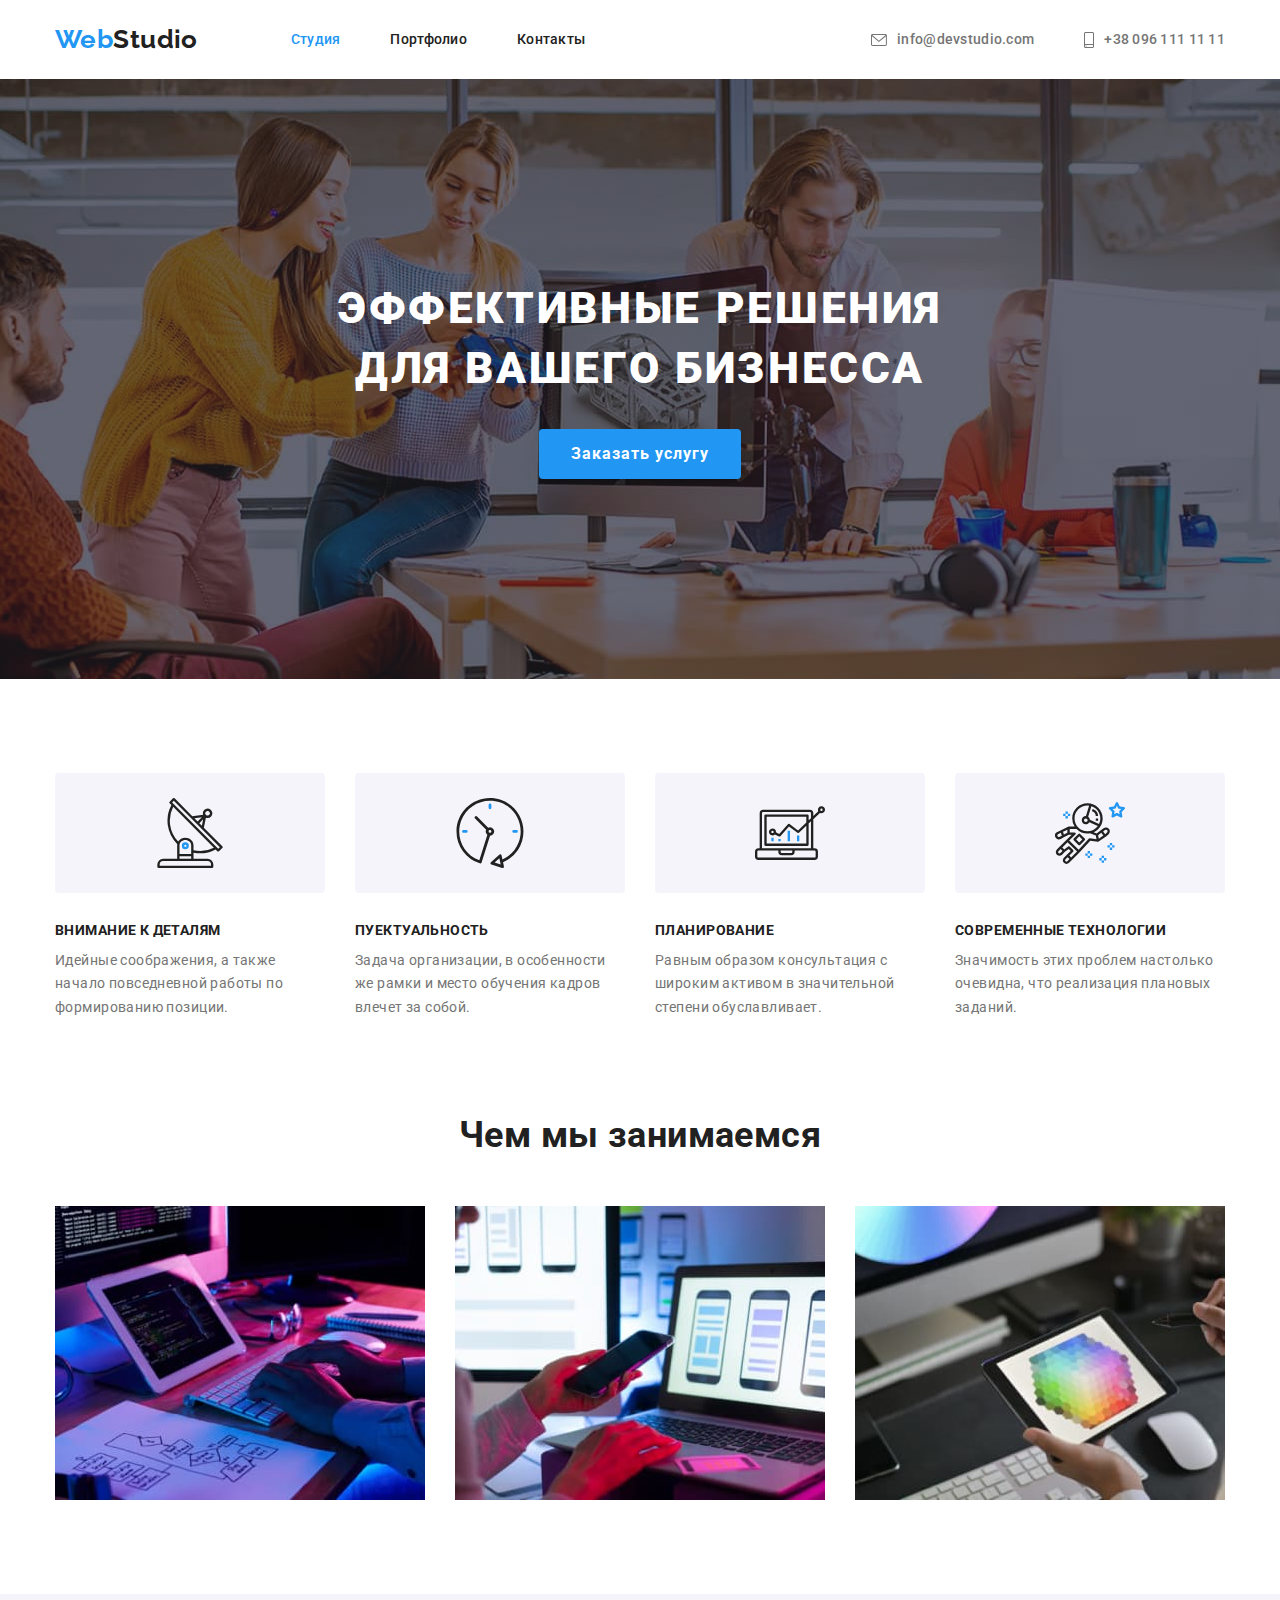
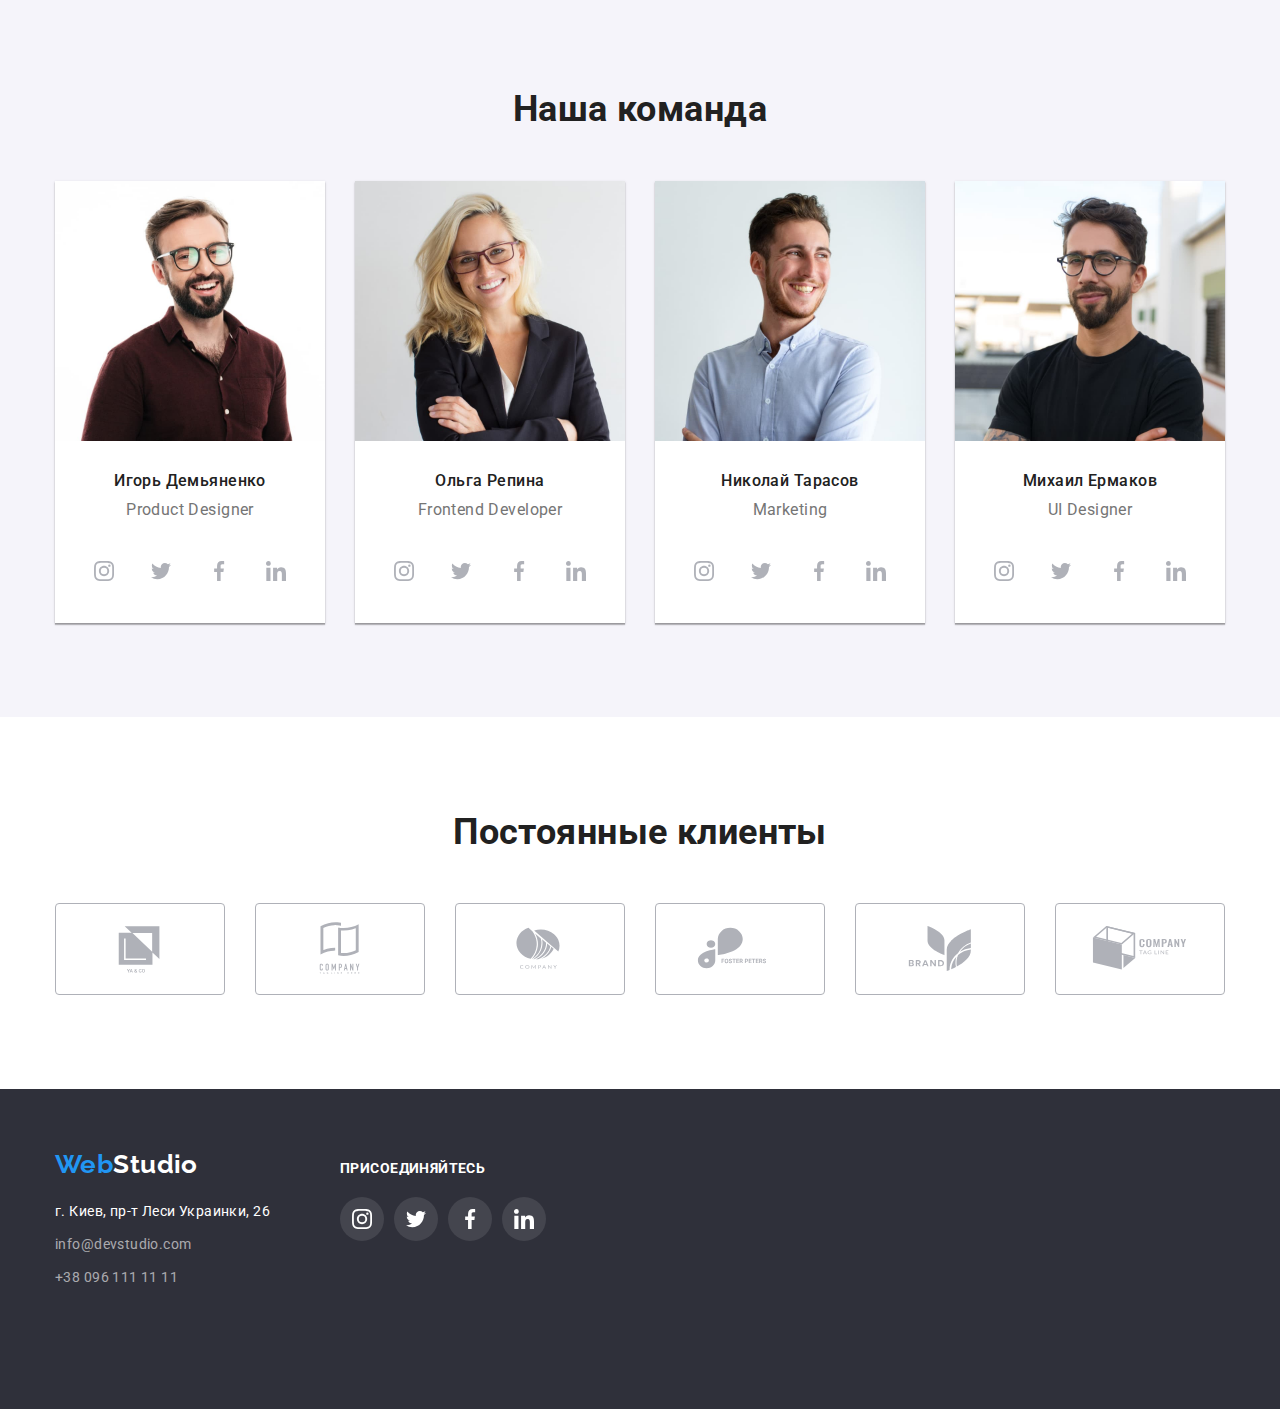
<file: index.html>
<!DOCTYPE html>
<html lang="ru">
<head>
    <meta charset="UTF-8">
    <meta http-equiv="X-UA-Compatible" content="IE=edge">
    <meta name="viewport" content="width=device-width, initial-scale=1.0">
    <title>Домашняя работа №4</title>
    <link rel="preconnect" href="https://fonts.googleapis.com">
    <link rel="preconnect" href="https://fonts.gstatic.com" crossorigin>
    <link href="https://fonts.googleapis.com/css2?family=Raleway:wght@700&family=Roboto:wght@400;500;700;900&display=swap"
        rel="stylesheet">
    <link rel="stylesheet" href="https://cdnjs.cloudflare.com/ajax/libs/modern-normalize/1.1.0/modern-normalize.min.css">
    <link rel="stylesheet" href="./css/styles.css">
  
</head>
<body>
    <!--Header-->
<header>
   <div class="container main-nav">
    <nav class="auth-nav">
        <a href="./index.html" class="logo"> <span class="title">Web</span>Studio
        </a>
        <ul class="site-nav">
            <li class="item"><a href="./index.html" class="link curent">Студия</a></li>
            <li class="item"><a href="./portfolio.html" class="link">Портфолио</a></li>
            <li class="item"><a href="" class="link">Контакты</a></li>
        </ul>
    </nav>
    <ul class="site-contacts">
        <li class="item">
            <a href="mailto:info@devstudio.com" class="link">
            <svg class="link-icon" width="16" height="12">
                <use href="./images/symbol-defs.svg#mail"></use>
            </svg>info@devstudio.com</a></li>
        <li class="item"><a href="tel:+380961111111" class="link">
            <svg class="link-icon" width="10" height="16">
            <use href="./images/symbol-defs.svg#phone"></use>
        </svg>+38 096 111 11 11</a></li>
    </ul>
   </div>  
</header>
<main> 
    <!--Hero-->
    <section class="section-hero">
        <div class="container hero">
            <h1 class="hero-title">ЭФФЕКТИВНЫЕ РЕШЕНИЯ ДЛЯ ВАШЕГО БИЗНЕССА</h1>
            <button type="button" class="hero-button">Заказать услугу</button>
        </div>
    </section>
    <!--Peculiarities-->
    <section class="section">
        <div class="container">
            <h2 class="visual-heading">Преймущества</h2>
        <ul class="peculiarities">
            <li class="item">
                <div class="item-icon"><svg width="70" height="70">
                    <use href="./images/symbol-defs.svg#antenna"></use>
                </svg></div>
                <h3 class="peculiarities-title">ВНИМАНИЕ К ДЕТАЛЯМ</h3>
                <p class="peculiarities-text">Идейные соображения, а также начало повседневной работы по формированию позиции.</p>   
            </li>
            <li class="item">
                <div class="item-icon"><svg width="70" height="70">
                    <use href="./images/symbol-defs.svg#clock"></use>
                </svg></div>
                <h3 class="peculiarities-title">ПУЕКТУАЛЬНОСТЬ</h3>
                <p class="peculiarities-text">Задача организации, в особенности же рамки и место обучения кадров влечет за собой.</p>
            </li>
            <li class="item">
                <div class="item-icon"><svg width="70" height="70">
                    <use href="./images/symbol-defs.svg#diagram"></use>
                </svg></div>
                <h3 class="peculiarities-title">ПЛАНИРОВАНИЕ</h3>
                <p class="peculiarities-text">Равным образом консультация с широким активом в значительной степени обуславливает.</p>
            </li>
            <li class="item">
                <div class="item-icon"><svg width="70" height="70">
                    <use href="./images/symbol-defs.svg#astronaut"></use>
                </svg></div>
                <h3 class="peculiarities-title">СОВРЕМЕННЫЕ ТЕХНОЛОГИИ</h3>
                <p class="peculiarities-text">Значимость этих проблем настолько очевидна, что реализация плановых заданий.</p>
            </li>
        </ul>
        </div>
    </section>
    <!--Work-->
    <section class="section no-padding">
        <div class="container">
            <h2 class="section-title">Чем мы занимаемся</h2>
            <ul class="work">
                <li class="work-link">
                    <img src="./images/box1.jpg" width="370" height="294" alt="Работа на планшете с клавиатурой">
                </li>
                <li class="work-link">
                    <img src="./images/box2.jpg" width="370" height="294" alt="Работа на компьютере с телефоном">
                </li>
                <li class="work-link">
                    <img src="./images/box3.jpg" width="370" height="294" alt="Работа на планшете">
                </li>
            </ul>
        </div>
    </section>
    <!--Team-->
    <section class="section team">
        <div class="container">
            <h2 class="section-title">Наша команда</h2>
        <ul class="team-list">
            <li class="team-roster">
                <img src="./images/foto1.jpg" width="270" height="260" alt="Фото сотрудника">
                    <h3 class="team-name" lang="en">Игорь Демьяненко</h3>
                    <p class="team-job">Product Designer</p>
                    <a href="" class="team-link">
                        <svg width="20" height="20">
                        <use href="./images/symbol-defs.svg#instagram"></use>
                    </svg>
                    </a>
                    <a href="" class="team-link">
                        <svg width="20" height="20">
                        <use href="./images/symbol-defs.svg#twitter"></use>
                    </svg>
                    </a>
                    <a href="" class="team-link">
                        <svg width="20" height="20">
                        <use href="./images/symbol-defs.svg#facebook"></use>
                    </svg>
                    </a>
                    <a href="" class="team-link">
                        <svg width="20" height="20">
                        <use href="./images/symbol-defs.svg#linkedIn"></use>
                    </svg>
                    </a>   
            </li>
            <li class="team-roster">
                <img src="./images/foto2.jpg" width="270" height="260" alt="Фото сотрудника">
                    <h3 class="team-name" lang="en">Ольга Репина</h3>
                    <p class="team-job">Frontend Developer</p>
                     <a href="" class="team-link">
                        <svg width="20" height="20">
                        <use href="./images/symbol-defs.svg#instagram"></use>
                    </svg>
                    </a>
                    <a href="" class="team-link">
                        <svg width="20" height="20">
                        <use href="./images/symbol-defs.svg#twitter"></use>
                    </svg>
                    </a>
                    <a href="" class="team-link">
                        <svg width="20" height="20">
                        <use href="./images/symbol-defs.svg#facebook"></use>
                    </svg>
                    </a>
                    <a href="" class="team-link">
                        <svg width="20" height="20">
                        <use href="./images/symbol-defs.svg#linkedIn"></use>
                    </svg>
                    </a>  
            </li>
            <li class="team-roster">
                <img src="./images/foto3.jpg" width="270" height="260" alt="Фото сотрудника">
                    <h3 class="team-name">Николай Тарасов</h3>
                    <p class="team-job" lang="en">Marketing</p>
                    <a href="" class="team-link">
                        <svg width="20" height="20">
                            <use href="./images/symbol-defs.svg#instagram"></use>
                        </svg>
                    </a>
                    <a href="" class="team-link">
                        <svg width="20" height="20">
                            <use href="./images/symbol-defs.svg#twitter"></use>
                        </svg>
                    </a>
                    <a href="" class="team-link">
                        <svg width="20" height="20">
                            <use href="./images/symbol-defs.svg#facebook"></use>
                        </svg>
                    </a>
                    <a href="" class="team-link">
                        <svg width="20" height="20">
                            <use href="./images/symbol-defs.svg#linkedIn"></use>
                        </svg>
                    </a>
            </li>
            <li class="team-roster">
                <img src="./images/foto4.jpg" width="270" height="260" alt="Фото сотрудника">
                    <h3 class="team-name">Михаил Ермаков</h3>
                    <p class="team-job" lang="en">UI Designer</p>
                <a href="" class="team-link">
                    <svg width="20" height="20">
                        <use href="./images/symbol-defs.svg#instagram"></use>
                    </svg>
                </a>
                <a href="" class="team-link">
                    <svg width="20" height="20">
                        <use href="./images/symbol-defs.svg#twitter"></use>
                    </svg>
                </a>
                <a href="" class="team-link">
                    <svg width="20" height="20">
                        <use href="./images/symbol-defs.svg#facebook"></use>
                    </svg>
                </a>
                <a href="" class="team-link">
                    <svg width="20" height="20">
                        <use href="./images/symbol-defs.svg#linkedIn"></use>
                    </svg>
                </a>
            </li>
        </ul>
        </div>
    </section>
    <!-- Clients -->
    <section class="section">
        <div class="container">
            <h2 class="section-title">Постоянные клиенты</h2>
            <ul class="clients">
                <li class="clients-list">
                    <a href="" class="clients-link">
                        <svg width="106" height="60">
                            <use href="./images/symbol-defs.svg#company1"></use>
                        </svg>
                    </a>
                </li>
                <li class="clients-list">
                    <a href="" class="clients-link">
                        <svg width="106" height="60">
                            <use href="./images/symbol-defs.svg#company2"></use>
                        </svg>
                    </a>
                </li>
                <li class="clients-list">
                    <a href="" class="clients-link">
                        <svg width="106" height="60">
                            <use href="./images/symbol-defs.svg#company3"></use>
                        </svg>
                    </a>
                </li>
                <li class="clients-list">
                    <a href="" class="clients-link">
                        <svg width="106" height="60">
                            <use href="./images/symbol-defs.svg#company4"></use>
                        </svg>
                    </a>
                </li>
                <li class="clients-list">
                    <a href="" class="clients-link">
                        <svg width="106" height="60">
                            <use href="./images/symbol-defs.svg#company5"></use>
                        </svg>
                    </a>
                </li>
                <li class="clients-list">
                    <a href="" class="clients-link">
                        <svg width="106" height="60">
                            <use href="./images/symbol-defs.svg#company6"></use>
                        </svg>
                    </a>
                </li>
            </ul>
        </div>
    </section>
</main>
<!--Footer-->
<footer class="footer">
   <div class="container">
    <div class="information">
        <a href="./index.html" class="logo-footer"><span class="title">Web</span>Studio
        </a>
        <address class="footer-adress">
            <ul>
                <li class="footer-item"><a href="https://goo.gl/maps/piqngm7oDQpEDh6u6" class="map" target="_blank"
                        rel="noopener nofollow noreferrer">г. Киев, пр-т Леси Украинки, 26</a></li>
                <li class="footer-item"><a href="mailto:info@devstudio.com" class="link">info@devstudio.com</a></li>
                <li class="footer-item"><a href="tel:+380961111111" class="link">+38 096 111 11 11</a></li>
            </ul>
        </address>
    </div>
        <div class="social">
        <h3 class="text">присоединяйтесь</h3>
        <ul class="soc">
            <li class="soc-list">
                <a href="" class="soc-link">
                    <svg width="20" height="20">
                        <use href="./images/symbol-defs.svg#instagram"></use>
                    </svg>
                </a>
            </li>
            <li class="soc-list">
                <a href="" class="soc-link">
                    <svg width="20" height="20">
                        <use href="./images/symbol-defs.svg#twitter"></use>
                    </svg>
                </a>
            </li>
            <li class="soc-list">
                <a href="" class="soc-link">
                    <svg width="20" height="20">
                        <use href="./images/symbol-defs.svg#facebook"></use>
                    </svg>
                </a>
            </li>
            <li class="soc-list">
                <a href="" class="soc-link">
                    <svg width="20" height="20">
                        <use href="./images/symbol-defs.svg#linkedIn"></use>
                    </svg>
                </a>
            </li>
        </ul>
    </div>
    </div>
</footer>
</body>
</html>
</file>
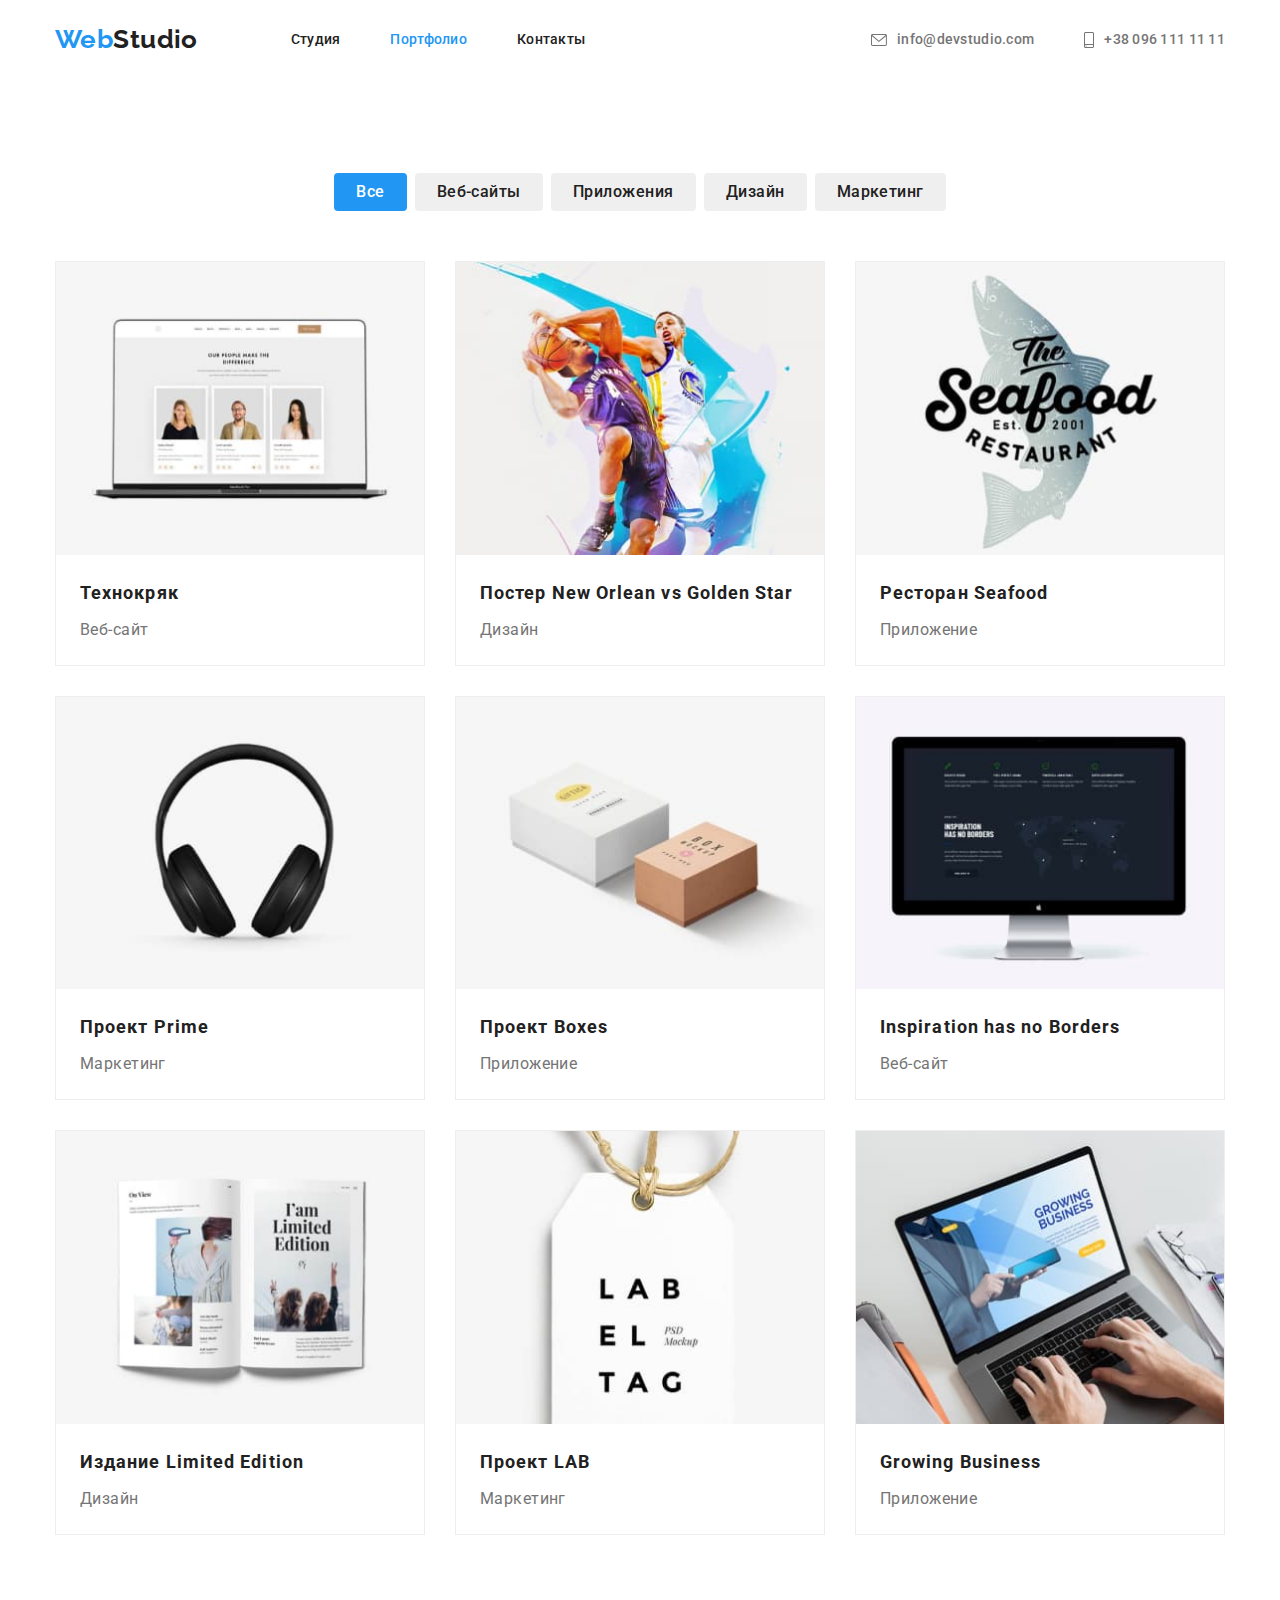
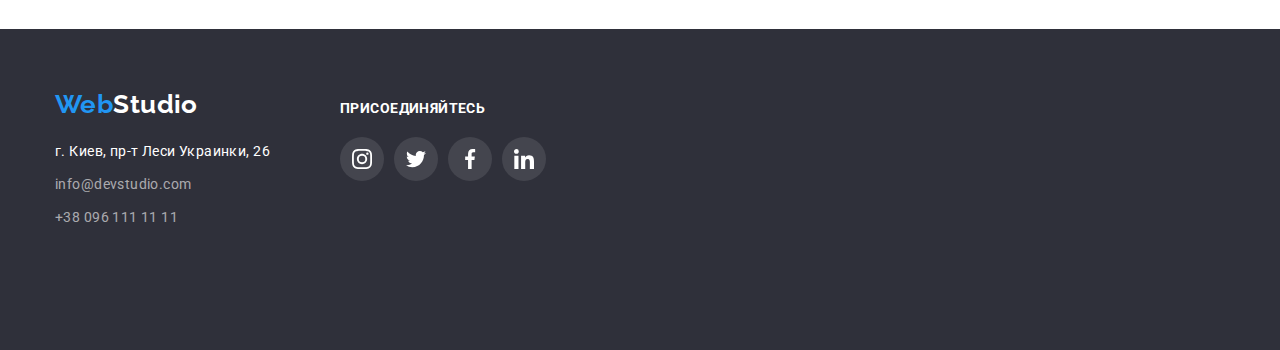
<file: portfolio.html>
<!DOCTYPE html>
<html lang="ru">

<head>
    <meta charset="UTF-8">
    <meta http-equiv="X-UA-Compatible" content="IE=edge">
    <meta name="viewport" content="width=device-width, initial-scale=1.0">
    <title>Домашняя работа №4</title>
    <link rel="preconnect" href="https://fonts.googleapis.com">
    <link rel="preconnect" href="https://fonts.gstatic.com" crossorigin>
    <link
        href="https://fonts.googleapis.com/css2?family=Raleway:wght@700&family=Roboto:wght@400;500;700;900&display=swap"
        rel="stylesheet">
    <link rel="stylesheet"
        href="https://cdnjs.cloudflare.com/ajax/libs/modern-normalize/1.1.0/modern-normalize.min.css">
    <link rel="stylesheet" href="./css/styles.css">

</head>
<body>
        <!--Шапка профиля-->
<header>
    <div class="container main-nav">
        <nav class="auth-nav">
            <a href="./index.html" class="logo"> <span class="title">Web</span>Studio
            </a>
            <ul class="site-nav">
                <li class="item"><a href="./index.html" class="link">Студия</a></li>
                <li class="item"><a href="./portfolio.html" class="link curent">Портфолио</a></li>
                <li class="item"><a href="" class="link">Контакты</a></li>
            </ul>
        </nav>
        <ul class="site-contacts">
            <li class="item">
                <a href="mailto:info@devstudio.com" class="link">
                    <svg class="link-icon" width="16" height="12">
                        <use href="./images/symbol-defs.svg#mail"></use>
                    </svg>info@devstudio.com</a>
            </li>
            <li class="item"><a href="tel:+380961111111" class="link">
                    <svg class="link-icon" width="10" height="16">
                        <use href="./images/symbol-defs.svg#phone"></use>
                    </svg>+38 096 111 11 11</a></li>
        </ul>
    </div>
</header>
<main>
<!--Список работ-->
<section class="section">
    <div class="container">
        <h1 class="visual-heading">Портфолио</h1>
    <ul class="job-button">
        <li class="item"><button class="button active" type="button">Все</button></li>
        <li class="item"><button class="button" type="button">Веб-сайты</button></li>
        <li class="item"><button class="button" type="button">Приложения</button></li>
        <li class="item"><button class="button" type="button">Дизайн</button></li>
        <li class="item"><button class="button" type="button">Маркетинг</button></li>
    </ul>
    <ul class="job">
        <li class="job-item">
            <a href="" class="job-link"><img src="./images/portfolio1.jpg" width="370" height="294" alt="Макбук">
            <h3 class="job-title">Технокряк</h3>
            <p class="job-text">Веб-сайт</p>
            </a>
        </li>
        <li class="job-item">
            <a href="" class="job-link"><img src="./images/portfolio2.jpg" width="370" height="294" alt="Два баскетболиста с мячом">
            <h3 class="job-title">Постер New Orlean vs Golden Star</h3>
            <p class="job-text">Дизайн</p>
            </a>
        </li>
        <li class="job-item">
            <a href="" class="job-link"><img src="./images/portfolio3.jpg" width="370" height="294" alt="Рыба с названием ресторана">
            <h3 class="job-title">Ресторан Seafood</h3>
            <p class="job-text">Приложение</p>
            </a>
        </li>
        <li class="job-item">
            <a href="" class="job-link"><img src="./images/portfolio4.jpg" width="370" height="294" alt="Наушники">
            <h3 class="job-title">Проект Prime</h3>
            <p class="job-text">Маркетинг</p>
            </a>
        </li>
        <li class="job-item">
            <a href="" class="job-link"><img src="./images/portfolio5.jpg" width="370" height="294" alt="Две коробки">
            <h3 class="job-title">Проект Boxes</h3>
            <p class="job-text">Приложение</p>
            </a>
        </li>
        <li class="job-item">
            <a href="" class="job-link"><img src="./images/portfolio6.jpg" width="370" height="294" alt="Экран компьютера">
            <h3 class="job-title">Inspiration has no Borders</h3>
            <p class="job-text">Веб-сайт</p>
            </a>
        </li>
        <li class="job-item">
            <a href="" class="job-link"><img src="./images/portfolio7.jpg" width="370" height="294" alt="Развернутая книга">
            <h3 class="job-title">Издание Limited Edition</h3>
            <p class="job-text">Дизайн</p>
            </a>
        </li>
        <li class="job-item">
            <a href="" class="job-link"><img src="./images/portfolio8.jpg" width="370" height="294" alt="Этикетка с названием проекта">
            <h3 class="job-title">Проект LAB</h3>
            <p class="job-text">Маркетинг</p>
            </a>
        </li>
        <li class="job-item">
            <a href="" class="job-link"><img src="./images/portfolio9.jpg" width="370" height="294" alt="Макбук с руками">
            <h3 class="job-title">Growing Business</h3>
            <p class="job-text">Приложение</p>
            </a>
        </li>
    </ul> 
    </div> 
</section>     
</main>
<!--Футер-->
<footer class="footer">
    <div class="container">
        <div class="information">
            <a href="./index.html" class="logo-footer"><span class="title">Web</span>Studio
            </a>
            <address class="footer-adress">
                <ul>
                    <li class="footer-item"><a href="https://goo.gl/maps/piqngm7oDQpEDh6u6" class="map" target="_blank"
                            rel="noopener nofollow noreferrer">г. Киев, пр-т Леси Украинки, 26</a></li>
                    <li class="footer-item"><a href="mailto:info@devstudio.com" class="link">info@devstudio.com</a></li>
                    <li class="footer-item"><a href="tel:+380961111111" class="link">+38 096 111 11 11</a></li>
                </ul>
            </address>
        </div>
        <div class="social">
            <h3 class="text">присоединяйтесь</h3>
            <ul class="soc">
                <li class="soc-list">
                    <a href="" class="soc-link">
                        <svg width="20" height="20">
                            <use href="./images/symbol-defs.svg#instagram"></use>
                        </svg>
                    </a>
                </li>
                <li class="soc-list">
                    <a href="" class="soc-link">
                        <svg width="20" height="20">
                            <use href="./images/symbol-defs.svg#twitter"></use>
                        </svg>
                    </a>
                </li>
                <li class="soc-list">
                    <a href="" class="soc-link">
                        <svg width="20" height="20">
                            <use href="./images/symbol-defs.svg#facebook"></use>
                        </svg>
                    </a>
                </li>
                <li class="soc-list">
                    <a href="" class="soc-link">
                        <svg width="20" height="20">
                            <use href="./images/symbol-defs.svg#linkedIn"></use>
                        </svg>
                    </a>
                </li>
            </ul>
        </div>
    </div>
</footer>
</body>
</html>
</file>
<file: css/styles.css>
/* основной цвет текста #212121 */
/* вторичный цвет текста #757575 */
/* основной цвет фона #FFFFFF*/
/* вторичный цвет фона #F5F4FA */
/* акцент #2196F3 */
/* цвет иконок #AFB1B8 */

:root {
    --primary-text-color: #212121;
    --title-text-color: #757575;
    --accent-color: #2196F3;
    --primary-white-color: #FFFFFF;
    --background-grey-color: #F5F4FA;
    --background-spaygrey-color: #2F303A;
    --icon-grey-color: #AFB1B8;
}

body {
    margin: 0;

    color: var(--primary-text-color);
    background-color: var(--primary-white-color);

    font-family: 'Roboto', sans-serif;
    font-size: 14px;
    letter-spacing: 0.03em;
}

ul {
    list-style: none;
    margin: 0;
    padding: 0;
    border: none;
}

.section {
    padding-top: 94px;
    padding-bottom: 94px;
}

img {
    display: block;
    max-width: 100%;
    height: auto;
}

/* Container */

.container {
    width: 1200px;
    padding-left: 15px;
    padding-right: 15px;
    margin-left: auto;
    margin-right: auto;
}

.main-nav {
    display: flex;
    align-items: center;
}

/* Logo*/

.logo {
    margin-right: 93px;

    color: var(--primary-text-color);

    font-family: 'Raleway', sans-serif;
    font-weight: 700;
    font-size: 26px;
    line-height: 1.19;
    text-decoration: none;   
}

.logo .title {
    color: var(--accent-color);
}

.auth-nav {
    display: flex;
    align-items: center;
}

/* Navigation */

.site-nav {
    display: flex;
}

.site-nav .item:not(:last-child) {
    margin-right: 50px;
}

.site-nav .link {
    display: block;
    padding-top: 32px;
    padding-bottom: 32px;

    color: var(--primary-text-color);

    font-weight: 500;
    line-height: 1.1;
    letter-spacing: 0.02em;
    text-decoration: none;   
}

.site-nav .link:hover,
.site-nav .link:focus {
    color: var(--accent-color);
}

.link.curent {
    color: var(--accent-color);
}

/* Contacts */

.site-contacts {
    display: flex;
    margin-left: auto;  
}

.site-contacts .item:not(:last-child) {
    margin-right: 50px;
}

.site-contacts .link {
    padding-top: 32px;
    padding-bottom: 32px;

    color: var(--title-text-color);

    font-weight: 500;
    line-height: 1.1;
    letter-spacing: 0.02em;
    text-decoration: none;
}

.site-contacts .link:hover,
.site-contacts .link:focus {
    color: var(--accent-color);
}

.link-icon {
    margin-right: 10px;
    vertical-align: middle;

    fill: currentColor;   
}


/* Hero*/

.section-hero {
    margin-left: auto;
    margin-right: auto;
    max-width: 1600px;
    max-height: 600px;

    background-image: linear-gradient(
        rgba(47, 48, 58, 0.4),
        rgba(47, 48, 58, 0.4)
    ),
    url("../images/hero.jpg");
    background-color: #C4C4C4;

    background-repeat: no-repeat;
    background-position: center;
    background-size: cover;
}

.container.hero {
    padding-top: 200px;
    padding-bottom: 200px;

    text-align: center;    
}

.hero-title {
    width: 693px;
    margin-top: 0;
    margin-bottom: 30px;
    margin-left: auto;
    margin-right: auto;

    color: var(--primary-white-color);

    font-weight: 900;
    font-size: 44px;
    line-height: 1.36;
    letter-spacing: 0.06em;
    text-transform: uppercase;  
}

.hero-button {
    padding-top: 10px;
    padding-bottom: 10px;
    padding-right: 32px;
    padding-left: 32px;
    
    color: var(--primary-white-color);
    background-color: var(--accent-color);

    font-family: inherit;
    font-weight: 700;
    font-size: 16px;
    line-height: 1.88;
    letter-spacing: 0.06em;
    box-shadow: 0px 4px 4px rgba(0, 0, 0, 0.15);
    border-radius: 4px;
    border: 0;
    cursor: pointer;
}

.hero-button:hover,
.hero-button:focus {
    color: var(--accent-color);
    background-color: var(--primary-white-color);
}

.button.active {
    color: var(--primary-white-color);
    background-color: var(--accent-color);   
}


/* Peculiarities */
.visual-heading{
    position: absolute;
    width: 1px;
    height: 1px;
    margin: -1px;
    border: 0;
    padding: 0;
    white-space: nowrap;
    clip-path: inset(100%);
    clip: rect(0 0 0 0);
    overflow: hidden;
}

.section.no-padding {
    padding-top: 0;
}

.peculiarities {
    display: flex;
    /* align-items: center; */
}

.peculiarities .item {
    width: 270px;
    justify-content: center;
    align-items: center;
}

.peculiarities .item:not(:last-child) {
    margin-right: 30px;
}

.item-icon {
    display: flex;
    width: 270px;
    height: 120px;
    align-items: center;
    justify-content: center;
    margin-bottom: 30px;
    border-radius: 4px;
    background-color: var(--background-grey-color);   
}

.peculiarities-title {
    margin-top: 0;
    margin-bottom: 10px;

    color: var(--primary-text-color);

    font-size: 14px;
    line-height: 1.1;
    text-transform: uppercase;   
}

.peculiarities-text {
    margin-top: 0;
    margin-bottom: 0;

    color: var(--title-text-color);

    line-height: 1.71;   
}

/* Work */

.work {
    display: flex;
}

.section-title {
    margin-top: 0;
    margin-bottom: 50px;

    font-size: 36px;
    line-height: 1.17;
    text-align: center;   
}

.work-link:not(:last-child) {
    margin-right: 30px;
}

/* Team */

.section.team {
    background-color: var(--background-grey-color);  
}

.team-list {
    display: flex;    
}
 
.team-roster {
    width: 270px;

    background-color: var(--primary-white-color);
    box-shadow: 
    0px 1px 3px rgba(0, 0, 0, 0.12), 
    0px 1px 1px rgba(0, 0, 0, 0.14), 
    0px 2px 1px rgba(0, 0, 0, 0.2);

    text-align: center;
}

.team-roster:not(:last-child) {
    margin-right: 30px;
}

.team-link {
    display: inline-flex;
    text-decoration: none;
    width: 44px;
    height: 44px;
    align-items: center;
    justify-content: center;
    margin-bottom: 30px;

    fill: var(--icon-grey-color);
}


.team-link:not(:last-child) {
    margin-right: 10px;
}

.team-link:hover,
.team-link:focus {
    background-color: var(--accent-color);
    fill: var(--primary-white-color);
    border-radius: 50%;
    border: 0;
}

.team-name {
    padding-top: 30px;
    padding-bottom: 10px;
    margin-top: 0px;
    margin-bottom: 0px;

    color: var(--primary-text-color);

    font-weight: 500;
    font-size: 16px;
    line-height: 1.19;   
}

.team-job {
    padding-bottom: 30px;
    margin-top: 0;
    margin-bottom: 0;

    color: var(--title-text-color);

    font-size: 16px;
    line-height: 1.19;   
}

/* Clients*/

.clients {
    display: flex;
    margin: 0;
    padding: 0;
    border: none;
}

.clients-list {
    width: 170px;
    height: 92px;
    border: 0;
}

.clients-link {
    display: flex;
    text-decoration: none;
    width: 100%;
    height: 100%;
    align-items: center;
    justify-content: center;
    border: 1px solid var(--icon-grey-color);
    border-radius: 4px;

    fill: var(--icon-grey-color);
}

.clients-list:not(:last-child) {
    margin-right: 30px;
}

.clients-link:hover,
.clients-link:focus {
    fill: var(--accent-color);
    border: 1px solid var(--accent-color);

}


/* Footer */

.footer {
    padding-top: 60px;
    padding-bottom: 60px;
    padding-left: 0;
    padding-right: 0;

    background-color: var(--background-spaygrey-color);
}

.footer .container {
    display: flex;
    align-items: baseline;
}
   
.logo-footer {
    display: inline-block;
    margin-bottom: 20px;

    color: var(--primary-white-color);

    font-family: 'Raleway', sans-serif;
    font-weight: 700;
    font-size: 26px;
    line-height: 1.19;
    text-decoration: none;   
}

.logo-footer .title {
    color: var(--accent-color);

}

.footer-adress {
    margin-bottom: 60px;
}

.footer-adress .map {
    display: block;
    margin-bottom: 9px;

    color: var(--primary-white-color);

    font-style: normal;
    line-height: 1.71;
    text-decoration: none;   
}

.footer-adress .link {
    display: block;

    color: rgba(255, 255, 255, 0.6);

    font-style: normal;
    line-height: 1.71;
    text-decoration: none;   
}

.footer-adress .link:hover,
.footer-adress .link:focus {
    color: var(--accent-color);
}

.footer-item:not(:last-child) {
    margin-bottom: 9px;
}

.text {
    margin-top: 0;
    margin-bottom: 20px;
    margin-left: 0;
    margin-right: 0;

    color: var(--primary-white-color);

    font-weight: 700;
    font-size: 14px;
    line-height: 1.14;
    letter-spacing: 0.03em;
    text-transform: uppercase;
}

.social {
    display: flex;
    flex-direction: column;
    margin-left: 70px;
}

.soc {
    display: flex;    
} 

.soc-link {
    display: flex;
    text-decoration: none;
    width: 44px;
    height: 44px;

    align-items: center;
    justify-content: center;

    fill: var(--primary-white-color);
    background-color: rgba(255, 255, 255, 0.1);
    border-radius: 50%;
}


.soc-list:not(:last-child) {
    margin-right: 10px;
}

.soc-link:hover,
.soc-link:focus {
    background-color: var(--accent-color);
    fill: var(--primary-white-color);
    border-radius: 50%;
}




/* styles portfolio */
/* job */

.job-button {
    display: flex;
    justify-content: center;
    margin-bottom: 50px;
}

.job-button .item:not(:last-child) {
    margin-right: 8px;
}

.button {
    color: var(--primary-text-color);

    font-family: inherit;
    font-weight: 500;
    font-size: 16px;
    line-height: 1.62;
    letter-spacing: 0.03em;
}


.button:hover,
.button:focus {
    color: var(--primary-white-color);
    background-color: var(--accent-color);
    box-shadow: 0px 3px 1px rgba(0, 0, 0, 0.1), 
                0px 1px 2px rgba(0, 0, 0, 0.08),
                0px 2px 2px rgba(0, 0, 0, 0.12);
}

.button.active,
.button {
    display: inline-block;
    padding: 6px 22px;
    border-radius: 4px;
    text-align: center;
    border: 0;
}

.job {
    display: flex;
    flex-wrap: wrap;
    
}

.job-item {
    width: 370px;
    margin-right: 30px;
    margin-bottom: 30px;

    border: 1px solid #EEEEEE;
}

.job-item:nth-child(3n) {
    margin-right: 0;
}

.job-item:nth-last-child(-n + 3) {
    margin-bottom: 0;
}

.job-link {
    display: block;

    text-decoration: none;
}

.job-item:hover,
.job-link:focus {
    box-shadow: 0px 1px 1px rgba(0, 0, 0, 0.12), 
                0px 4px 4px rgba(0, 0, 0, 0.06), 
                1px 4px 6px rgba(0, 0, 0, 0.16);
}

.job-title {
    margin-top: 0;
    margin-bottom: 0;
    padding-top: 20px;
    padding-bottom: 4px;
    padding-left: 24px;

    color: var(--primary-text-color);

    font-size: 18px;
    line-height: 2;
    letter-spacing: 0.06em;    
}

.job-text {
    margin-top: 0;
    margin-bottom: 0;
    padding-bottom: 20px;
    padding-left: 24px;

    color: var(--title-text-color);

    font-size: 16px;
    line-height: 1.88;   
}
</file>
